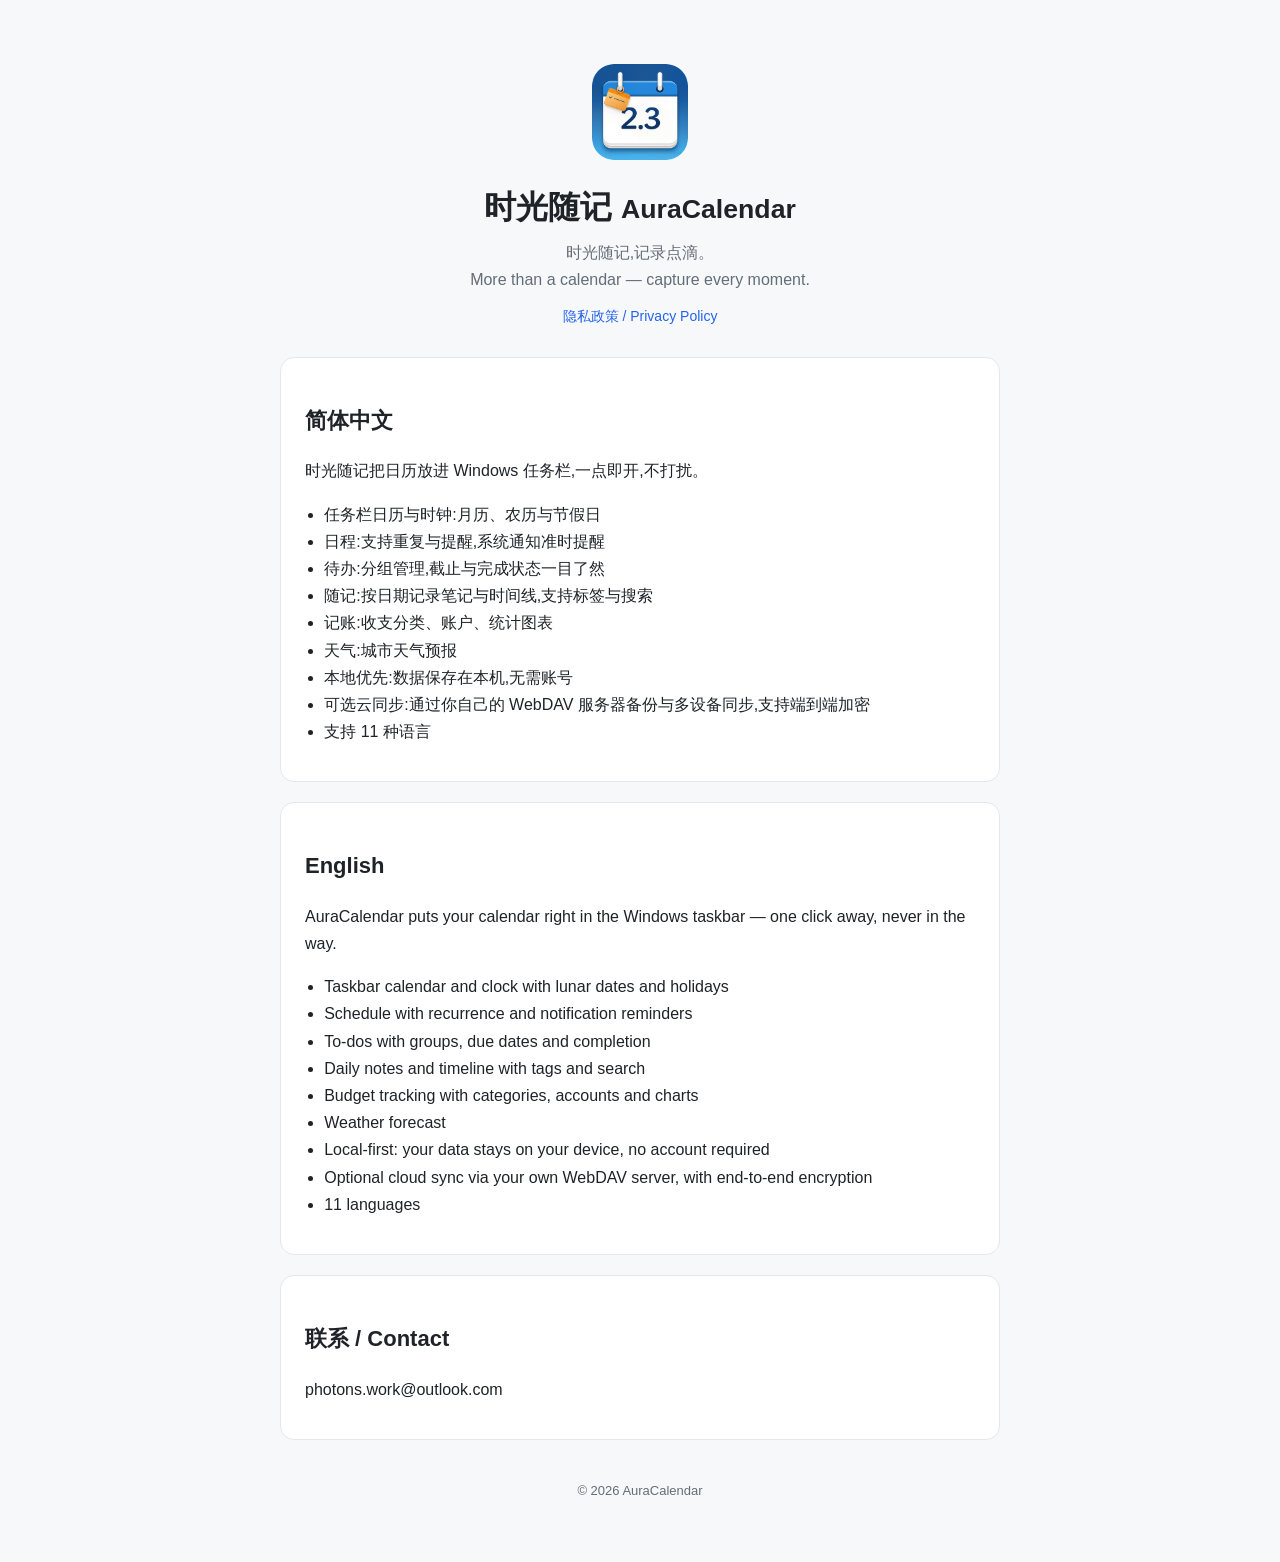
<file: index.html>
<!doctype html>
<html lang="zh-CN">
<head>
  <meta charset="utf-8">
  <meta name="viewport" content="width=device-width, initial-scale=1">
  <title>时光随记 AuraCalendar</title>
  <meta name="description" content="时光随记,记录点滴。日程、待办、笔记、记账和天气,本地优先,可选多设备同步。">
  <link rel="icon" href="favicon.png">
  <link rel="stylesheet" href="style.css">
</head>
<body>
<main>
  <header class="hero">
    <img src="logo.png" alt="时光随记">
    <h1>时光随记 <small>AuraCalendar</small></h1>
    <p class="tag">时光随记,记录点滴。<br>More than a calendar &mdash; capture every moment.</p>
    <nav>
      <a href="privacy.html">隐私政策 / Privacy Policy</a>
    </nav>
  </header>

  <section class="card">
    <h2>简体中文</h2>
    <p>时光随记把日历放进 Windows 任务栏,一点即开,不打扰。</p>
    <ul>
      <li>任务栏日历与时钟:月历、农历与节假日</li>
      <li>日程:支持重复与提醒,系统通知准时提醒</li>
      <li>待办:分组管理,截止与完成状态一目了然</li>
      <li>随记:按日期记录笔记与时间线,支持标签与搜索</li>
      <li>记账:收支分类、账户、统计图表</li>
      <li>天气:城市天气预报</li>
      <li>本地优先:数据保存在本机,无需账号</li>
      <li>可选云同步:通过你自己的 WebDAV 服务器备份与多设备同步,支持端到端加密</li>
      <li>支持 11 种语言</li>
    </ul>
  </section>

  <section class="card">
    <h2>English</h2>
    <p>AuraCalendar puts your calendar right in the Windows taskbar &mdash; one click away, never in the way.</p>
    <ul>
      <li>Taskbar calendar and clock with lunar dates and holidays</li>
      <li>Schedule with recurrence and notification reminders</li>
      <li>To-dos with groups, due dates and completion</li>
      <li>Daily notes and timeline with tags and search</li>
      <li>Budget tracking with categories, accounts and charts</li>
      <li>Weather forecast</li>
      <li>Local-first: your data stays on your device, no account required</li>
      <li>Optional cloud sync via your own WebDAV server, with end-to-end encryption</li>
      <li>11 languages</li>
    </ul>
  </section>

  <section class="card">
    <h2>联系 / Contact</h2>
    <p>photons.work@outlook.com</p>
  </section>

  <footer>&copy; 2026 AuraCalendar</footer>
</main>
</body>
</html>
</file>
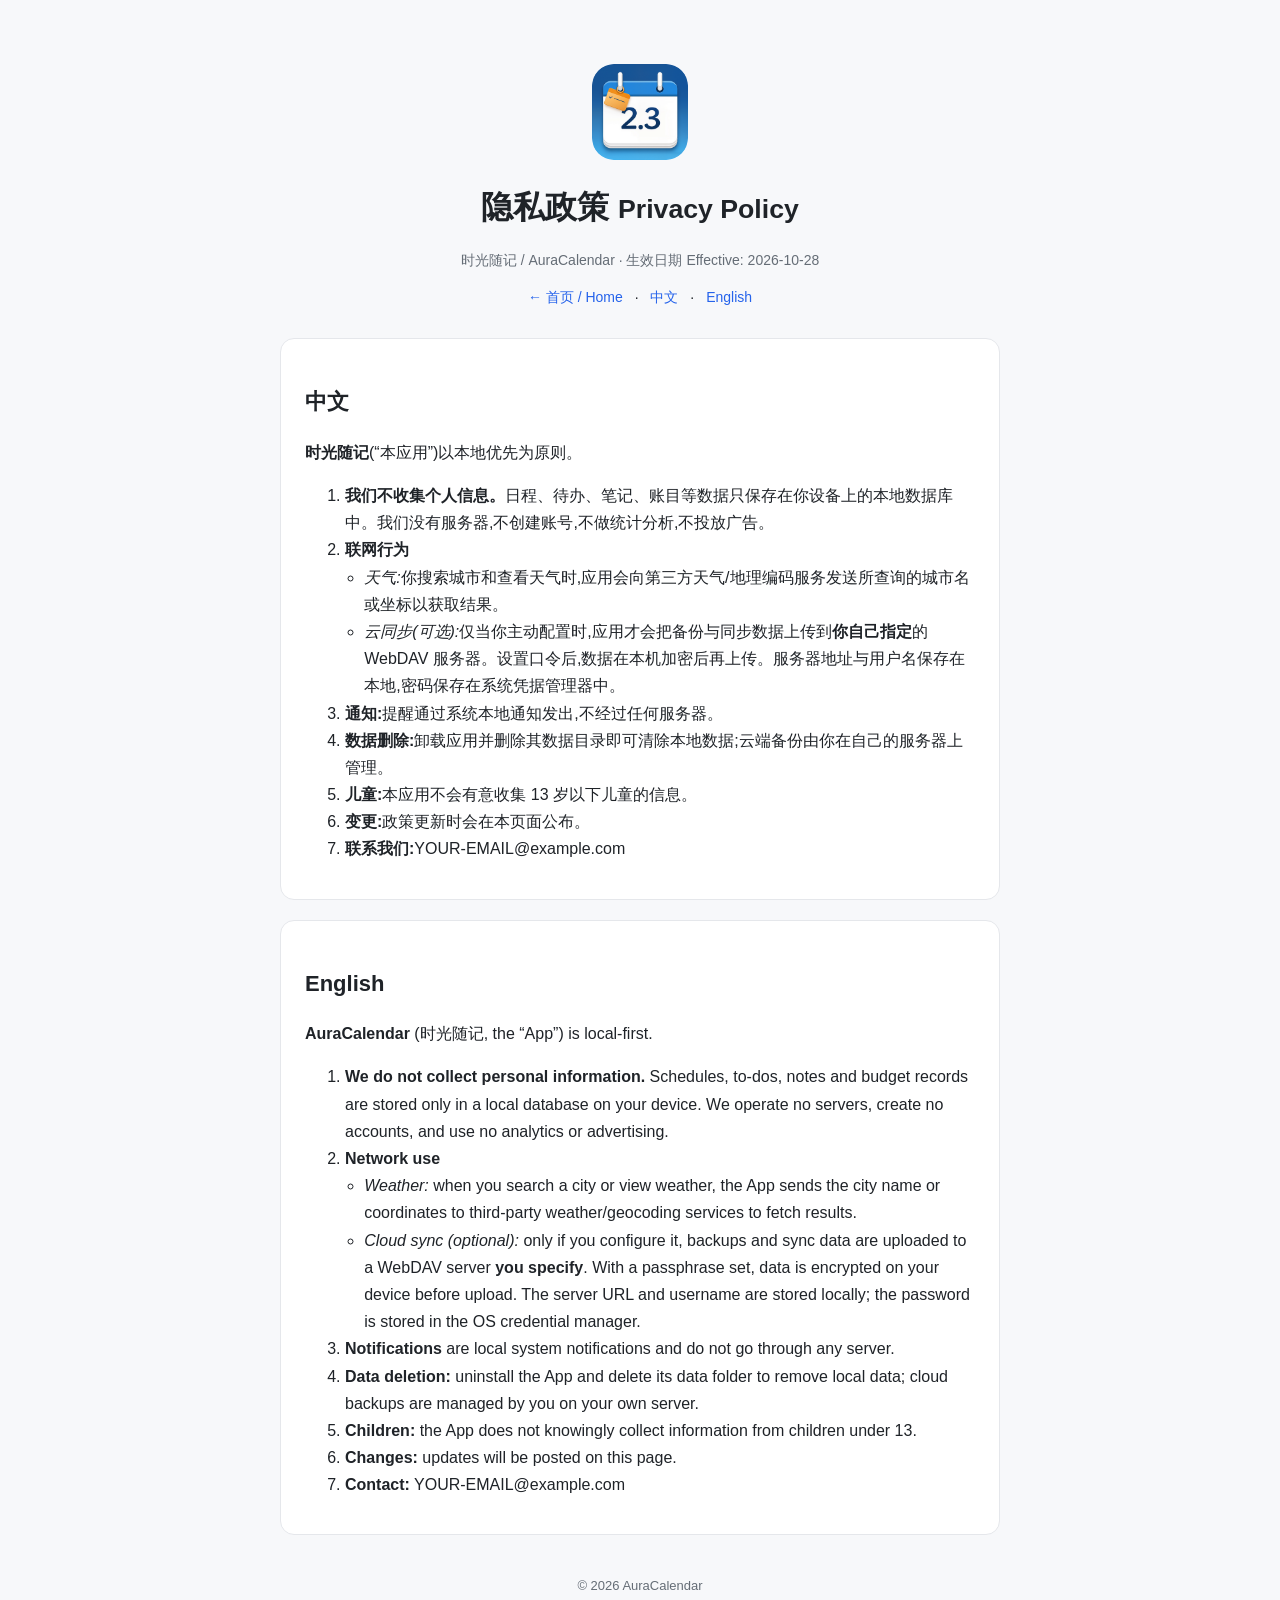
<file: privacy.html>
<!doctype html>
<html lang="zh-CN">
<head>
  <meta charset="utf-8">
  <meta name="viewport" content="width=device-width, initial-scale=1">
  <title>隐私政策 / Privacy Policy - 时光随记 AuraCalendar</title>
  <link rel="icon" href="favicon.png">
  <link rel="stylesheet" href="style.css">
</head>
<body>
<main>
  <header class="hero">
    <img src="logo.png" alt="时光随记">
    <h1>隐私政策 <small>Privacy Policy</small></h1>
    <p class="meta">时光随记 / AuraCalendar · 生效日期 Effective: 2026-10-28</p>
    <nav><a href="index.html">&larr; 首页 / Home</a> · <a href="#zh">中文</a> · <a href="#en">English</a></nav>
  </header>

  <section class="card" id="zh">
    <h2>中文</h2>
    <p><strong>时光随记</strong>(“本应用”)以本地优先为原则。</p>
    <ol>
      <li><strong>我们不收集个人信息。</strong>日程、待办、笔记、账目等数据只保存在你设备上的本地数据库中。我们没有服务器,不创建账号,不做统计分析,不投放广告。</li>
      <li><strong>联网行为</strong>
        <ul>
          <li><em>天气:</em>你搜索城市和查看天气时,应用会向第三方天气/地理编码服务发送所查询的城市名或坐标以获取结果。</li>
          <li><em>云同步(可选):</em>仅当你主动配置时,应用才会把备份与同步数据上传到<strong>你自己指定</strong>的 WebDAV 服务器。设置口令后,数据在本机加密后再上传。服务器地址与用户名保存在本地,密码保存在系统凭据管理器中。</li>
        </ul>
      </li>
      <li><strong>通知:</strong>提醒通过系统本地通知发出,不经过任何服务器。</li>
      <li><strong>数据删除:</strong>卸载应用并删除其数据目录即可清除本地数据;云端备份由你在自己的服务器上管理。</li>
      <li><strong>儿童:</strong>本应用不会有意收集 13 岁以下儿童的信息。</li>
      <li><strong>变更:</strong>政策更新时会在本页面公布。</li>
      <li><strong>联系我们:</strong>YOUR-EMAIL@example.com</li>
    </ol>
  </section>

  <section class="card" id="en">
    <h2>English</h2>
    <p><strong>AuraCalendar</strong> (时光随记, the &ldquo;App&rdquo;) is local-first.</p>
    <ol>
      <li><strong>We do not collect personal information.</strong> Schedules, to-dos, notes and budget records are stored only in a local database on your device. We operate no servers, create no accounts, and use no analytics or advertising.</li>
      <li><strong>Network use</strong>
        <ul>
          <li><em>Weather:</em> when you search a city or view weather, the App sends the city name or coordinates to third-party weather/geocoding services to fetch results.</li>
          <li><em>Cloud sync (optional):</em> only if you configure it, backups and sync data are uploaded to a WebDAV server <strong>you specify</strong>. With a passphrase set, data is encrypted on your device before upload. The server URL and username are stored locally; the password is stored in the OS credential manager.</li>
        </ul>
      </li>
      <li><strong>Notifications</strong> are local system notifications and do not go through any server.</li>
      <li><strong>Data deletion:</strong> uninstall the App and delete its data folder to remove local data; cloud backups are managed by you on your own server.</li>
      <li><strong>Children:</strong> the App does not knowingly collect information from children under 13.</li>
      <li><strong>Changes:</strong> updates will be posted on this page.</li>
      <li><strong>Contact:</strong> YOUR-EMAIL@example.com</li>
    </ol>
  </section>

  <footer>&copy; 2026 AuraCalendar</footer>
</main>
</body>
</html>
</file>
<file: style.css>
:root {
  --bg: #f7f8fa;
  --card: #fff;
  --fg: #1f2328;
  --muted: #656d76;
  --accent: #2563eb;
  --border: #e5e7eb;
}
@media (prefers-color-scheme: dark) {
  :root {
    --bg: #0f1115;
    --card: #171a21;
    --fg: #e6e8eb;
    --muted: #9aa3ad;
    --accent: #6ea0ff;
    --border: #2a2f3a;
  }
}
* { box-sizing: border-box; }
body {
  margin: 0;
  background: var(--bg);
  color: var(--fg);
  font: 16px/1.7 -apple-system, "Segoe UI", "PingFang SC", "Microsoft YaHei", sans-serif;
}
main { max-width: 760px; margin: 0 auto; padding: 40px 20px 60px; }
header.hero { text-align: center; padding: 24px 0 8px; }
header.hero img { width: 96px; height: 96px; border-radius: 22px; }
h1 { margin: 12px 0 4px; font-size: 32px; }
h2 { margin-top: 36px; font-size: 22px; }
.tag { color: var(--muted); margin: 0; }
.card {
  background: var(--card);
  border: 1px solid var(--border);
  border-radius: 14px;
  padding: 8px 24px 20px;
  margin-top: 20px;
}
a { color: var(--accent); text-decoration: none; }
a:hover { text-decoration: underline; }
ul { padding-left: 1.2em; }
nav { text-align: center; margin-top: 12px; font-size: 14px; }
nav a { margin: 0 8px; }
.meta { color: var(--muted); font-size: 14px; }
footer { text-align: center; color: var(--muted); font-size: 13px; margin-top: 40px; }
.lang-switch { text-align: right; font-size: 14px; }
.lang-switch a { margin-left: 12px; }
</file>
